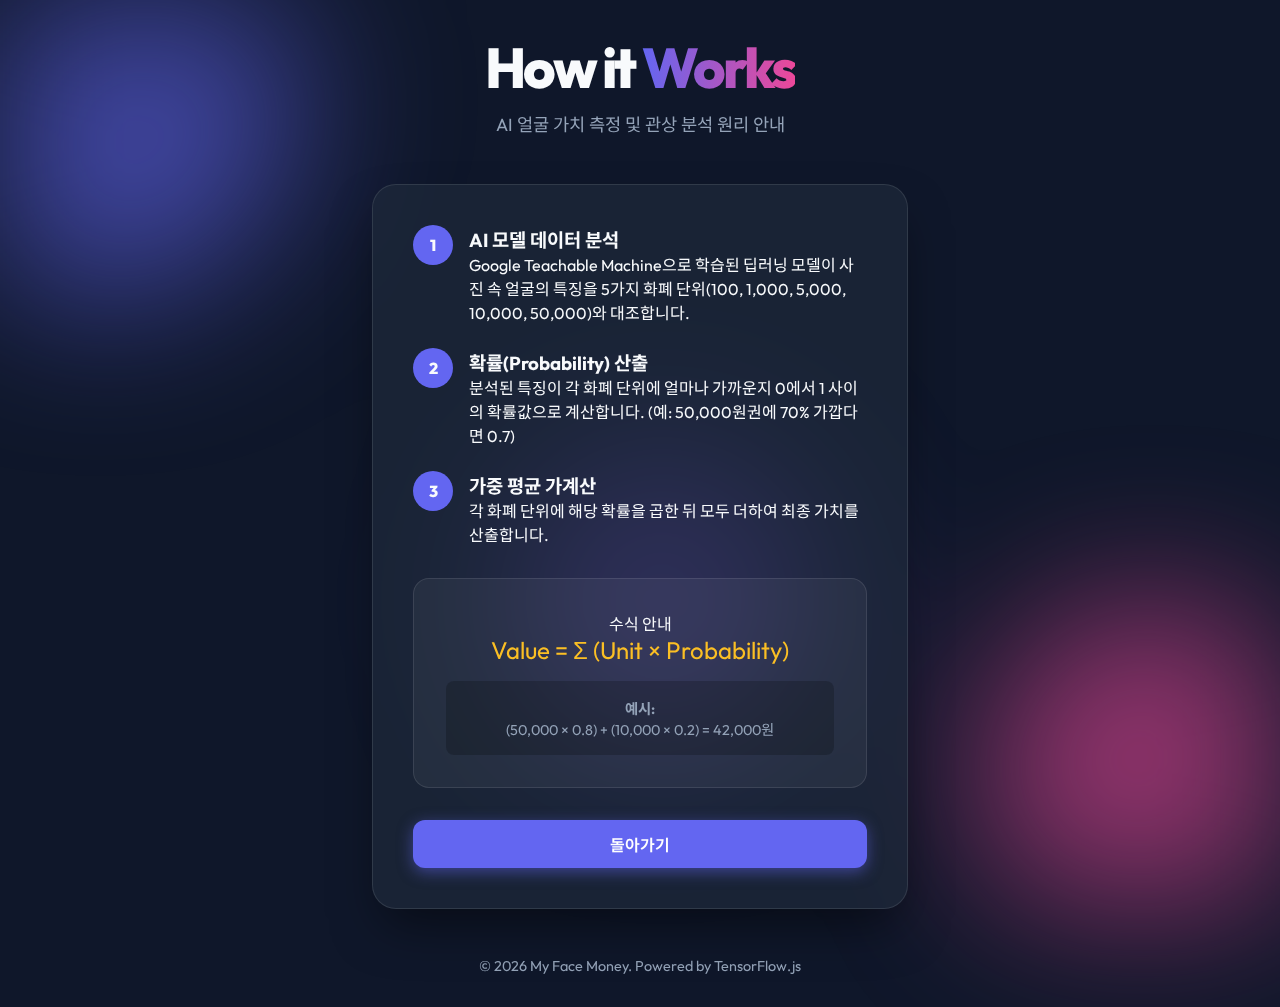
<file: about.html>
<!DOCTYPE html>
<html lang="ko">

<head>
    <!-- Google tag (gtag.js) -->
    <script async src="https://www.googletagmanager.com/gtag/js?id=G-MSCW086CJY"></script>
    <script>
        window.dataLayer = window.dataLayer || [];
        function gtag() { dataLayer.push(arguments); }
        gtag('js', new Date());

        gtag('config', 'G-MSCW086CJY');
    </script>
    <meta charset="UTF-8">
    <meta name="viewport" content="width=device-width, initial-scale=1.0">
    <title>계산 방식 안내 - My Face Money | AI 얼굴 경제 가치 산출</title>
    <meta name="description" content="My Face Money의 AI가 어떻게 얼굴 특징을 분석하고 경제적 가치를 계산하는지, 그 상세한 알고리즘과 방식을 안내합니다.">
    <link rel="canonical" href="https://my-face-money.pages.dev/about.html">
    <meta name="robots" content="index, follow">
    <meta name="theme-color" content="#0f172a">
    <link rel="apple-touch-icon" href="favicon.svg">

    <!-- Open Graph / Facebook -->
    <meta property="og:type" content="website">
    <meta property="og:url" content="https://my-face-money.pages.dev/about.html">
    <meta property="og:title" content="계산 방식 안내 - My Face Money">
    <meta property="og:description" content="My Face Money의 AI가 어떻게 경제적 가치를 계산하는지 그 원리를 확인해보세요.">
    <meta property="og:image" content="https://my-face-money.pages.dev/og-image.webp">
    <meta property="og:locale" content="ko_KR">
    <meta property="og:site_name" content="My Face Money">
    <link rel="stylesheet" href="style.css">
    <link rel="preconnect" href="https://fonts.googleapis.com">
    <link rel="preconnect" href="https://fonts.gstatic.com" crossorigin>
    <link
        href="https://fonts.googleapis.com/css2?family=Outfit:wght@300;400;600;800&family=Noto+Sans+KR:wght@300;400;700&display=swap"
        rel="stylesheet" media="print" onload="this.media='all'">

    <!-- Favicon across all formats -->
    <link rel="icon" href="favicon.svg" type="image/svg+xml">
    <link rel="icon" href="favicon.svg" sizes="any">
    <link rel="shortcut icon" href="favicon.svg" type="image/x-icon">
    <link rel="apple-touch-icon" href="favicon.svg">
    <style>
        .formula-card {
            background: rgba(255, 255, 255, 0.05);
            border-radius: 16px;
            padding: 2rem;
            margin: 2rem 0;
            border: 1px solid var(--glass-border);
            text-align: center;
        }

        .math-text {
            font-size: 1.5rem;
            font-family: 'Outfit', sans-serif;
            color: #fbbf24;
            margin-bottom: 1rem;
        }

        .step-list {
            text-align: left;
            list-style: none;
            counter-reset: step-counter;
        }

        .step-item {
            position: relative;
            padding-left: 3.5rem;
            margin-bottom: 1.5rem;
        }

        .step-item::before {
            content: counter(step-counter);
            counter-increment: step-counter;
            position: absolute;
            left: 0;
            top: 0;
            width: 2.5rem;
            height: 2.5rem;
            background: var(--primary);
            border-radius: 50%;
            display: flex;
            justify-content: center;
            align-items: center;
            font-weight: 800;
        }

        .example-box {
            background: rgba(0, 0, 0, 0.2);
            padding: 1rem;
            border-radius: 8px;
            font-size: 0.9rem;
            color: var(--text-muted);
            margin-top: 1rem;
        }
    </style>
    <script type="text/javascript">
        (function (c, l, a, r, i, t, y) {
            c[a] = c[a] || function () { (c[a].q = c[a].q || []).push(arguments) };
            t = l.createElement(r); t.async = 1; t.src = "https://www.clarity.ms/tag/" + i;
            y = l.getElementsByTagName(r)[0]; y.parentNode.insertBefore(t, y);
        })(window, document, "clarity", "script", "v2q25vmf5d");
    </script>
    <link rel="icon" type="image/svg+xml" href="favicon.svg">
</head>

<body>
    <div class="background-blobs">
        <div class="blob blob-1"></div>
        <div class="blob blob-2"></div>
        <div class="blob blob-3"></div>
    </div>

    <main class="container">
        <header class="header">
            <h1 class="title">How it <span class="accent">Works</span></h1>
            <p class="subtitle">AI 얼굴 가치 측정 및 관상 분석 원리 안내</p>
        </header>

        <section class="card">
            <div class="step-list">
                <div class="step-item">
                    <h3>AI 모델 데이터 분석</h3>
                    <p>Google Teachable Machine으로 학습된 딥러닝 모델이 사진 속 얼굴의 특징을 5가지 화폐 단위(100, 1,000, 5,000, 10,000, 50,000)와
                        대조합니다.</p>
                </div>
                <div class="step-item">
                    <h3>확률(Probability) 산출</h3>
                    <p>분석된 특징이 각 화폐 단위에 얼마나 가까운지 0에서 1 사이의 확률값으로 계산합니다. (예: 50,000원권에 70% 가깝다면 0.7)</p>
                </div>
                <div class="step-item">
                    <h3>가중 평균 가계산</h3>
                    <p>각 화폐 단위에 해당 확률을 곱한 뒤 모두 더하여 최종 가치를 산출합니다.</p>
                </div>
            </div>

            <div class="formula-card">
                <p>수식 안내</p>
                <div class="math-text">Value = Σ (Unit × Probability)</div>
                <div class="example-box">
                    <strong>예시:</strong><br>
                    (50,000 × 0.8) + (10,000 × 0.2) = 42,000원
                </div>
            </div>

            <button class="btn btn-primary" style="width: 100%" onclick="location.href='index.html'">돌아가기</button>
        </section>

        <footer class="footer">
            <p>&copy; 2026 My Face Money. Powered by TensorFlow.js</p>
        </footer>
    </main>
</body>

</html>
</file>
<file: style.css>
:root {
    --primary: #6366f1;
    --primary-glow: rgba(99, 102, 241, 0.5);
    --secondary: #ec4899;
    --accent: #8b5cf6;
    --bg-dark: #0f172a;
    --card-bg: rgba(30, 41, 59, 0.7);
    --text-main: #f8fafc;
    --text-muted: #94a3b8;
    --glass-border: rgba(255, 255, 255, 0.1);
}

* {
    margin: 0;
    padding: 0;
    box-sizing: border-box;
}

body {
    font-family: 'Outfit', 'Noto Sans KR', sans-serif;
    background-color: var(--bg-dark);
    color: var(--text-main);
    min-height: 100vh;
    overflow-x: hidden;
    display: flex;
    justify-content: center;
    align-items: center;
}

/* Background Blobs for Atmosphere */
.background-blobs {
    position: fixed;
    top: 0;
    left: 0;
    width: 100%;
    height: 100%;
    z-index: -1;
    overflow: hidden;
    filter: blur(80px);
}

.blob {
    position: absolute;
    border-radius: 50%;
    opacity: 0.6;
    animation: move 20s infinite alternate;
}

.blob-1 {
    width: 400px;
    height: 400px;
    background: var(--primary);
    top: -100px;
    left: -100px;
}

.blob-2 {
    width: 350px;
    height: 350px;
    background: var(--secondary);
    bottom: -50px;
    right: -50px;
    animation-delay: -5s;
}

.blob-3 {
    width: 300px;
    height: 300px;
    background: var(--accent);
    top: 50%;
    left: 40%;
    animation-delay: -10s;
}

@keyframes move {
    from {
        transform: translate(0, 0) scale(1);
    }

    to {
        transform: translate(50px, 50px) scale(1.1);
    }
}

.container {
    width: 100%;
    max-width: 600px;
    padding: 2rem;
    z-index: 1;
}

.header {
    text-align: center;
    margin-bottom: 3rem;
}

.title {
    font-size: 3.5rem;
    font-weight: 800;
    letter-spacing: -0.05em;
    margin-bottom: 0.5rem;
}

.accent {
    background: linear-gradient(to right, var(--primary), var(--secondary));
    -webkit-background-clip: text;
    background-clip: text;
    -webkit-text-fill-color: transparent;
}

.subtitle {
    font-size: 1.1rem;
    color: var(--text-muted);
}

.card {
    background: var(--card-bg);
    backdrop-filter: blur(12px);
    -webkit-backdrop-filter: blur(12px);
    border: 1px solid var(--glass-border);
    border-radius: 24px;
    padding: 2.5rem;
    box-shadow: 0 25px 50px -12px rgba(0, 0, 0, 0.5);
    transition: transform 0.3s ease;
}

.upload-area {
    position: relative;
    border: 2px dashed var(--glass-border);
    border-radius: 20px;
    padding: 3rem 2rem;
    text-align: center;
    cursor: pointer;
    transition: all 0.3s ease;
    overflow: hidden;
}

.upload-area:hover {
    border-color: var(--primary);
    background: rgba(99, 102, 241, 0.05);
}

.icon-box {
    margin-bottom: 1.5rem;
    color: var(--primary);
}

.upload-text {
    margin-bottom: 2rem;
    color: var(--text-muted);
}

.btn {
    padding: 0.75rem 2rem;
    border-radius: 12px;
    font-weight: 600;
    cursor: pointer;
    transition: all 0.3s ease;
    border: none;
    font-family: inherit;
    font-size: 1rem;
}

.btn-primary {
    background: var(--primary);
    color: white;
    box-shadow: 0 4px 15px var(--primary-glow);
}

.btn-primary:hover {
    transform: translateY(-2px);
    box-shadow: 0 8px 25px var(--primary-glow);
}

.btn-secondary {
    background: transparent;
    border: 1px solid var(--glass-border);
    color: var(--text-main);
    margin-top: 2rem;
    width: 100%;
}

.btn-secondary:hover {
    background: rgba(255, 255, 255, 0.05);
}

/* Preview Styles */
.preview-container {
    position: relative;
    width: 100%;
    aspect-ratio: 1;
    border-radius: 16px;
    overflow: hidden;
    margin-top: 1rem;
}

#face-preview {
    width: 100%;
    height: 100%;
    object-fit: cover;
}

.scanning-line {
    position: absolute;
    top: 0;
    left: 0;
    width: 100%;
    height: 4px;
    background: linear-gradient(to right, transparent, var(--primary), transparent);
    box-shadow: 0 0 15px var(--primary);
    animation: scan 2s linear infinite;
}

@keyframes scan {
    0% {
        top: 0;
    }

    100% {
        top: 100%;
    }
}

/* Results Styles */
.result-area {
    margin-top: 2rem;
    animation: fadeIn 0.5s ease-out;
}

.result-title,
.result-subtitle {
    font-size: 1.1rem;
    margin-bottom: 1.25rem;
    text-align: center;
    color: var(--text-muted);
}

.result-summary {
    background: rgba(99, 102, 241, 0.1);
    border-radius: 20px;
    padding: 2rem 1rem;
    margin-bottom: 2.5rem;
    border: 1px solid rgba(99, 102, 241, 0.2);
    text-align: center;
}

.total-value {
    font-size: 2rem;
    font-weight: 800;
    color: var(--text-main);
}

#money-value {
    color: #fbbf24;
    text-shadow: 0 0 20px rgba(251, 191, 36, 0.4);
    font-size: 2.8rem;
    margin: 0 0.25rem;
}

.comparison-container {
    position: relative;
    width: 100%;
    max-width: 500px;
    margin: 0 auto 3rem auto;
    display: flex;
    justify-content: center;
    align-items: center;
    overflow: hidden;
    border-radius: 12px;
    container-type: inline-size;
}

.money-img {
    width: 100%;
    height: auto;
    display: block;
    filter: brightness(0.9) contrast(1.1);
}

.face-frame {
    position: absolute;
    /* Positioned on the right side of the banknote */
    right: 12%;
    top: 50%;
    transform: translateY(-50%);
    width: 29.75%;
    /* 85% of previous 35% */
    aspect-ratio: 1 / 1.4;
    z-index: 2;
}

.money-overlay {
    position: absolute;
    left: 7%;
    bottom: 8%;
    font-size: 8.0cqw;
    font-weight: 800;
    color: #3d9180;
    font-family: 'Roboto Mono', monospace;
    letter-spacing: -0.05em;
    -webkit-text-stroke: 0.3cqw #183722;
    z-index: 2;
}

.processed-face {
    width: 100%;
    height: 100%;
    object-fit: cover;
    border-radius: 50%;
    /* Perfect oval given the aspect ratio */
    /* Even lighter, more subtle green tone */
    filter: sepia(20%) hue-rotate(95deg) saturate(0.8) brightness(1.2) contrast(1.0);
    border: 1px solid rgba(255, 255, 255, 0.3);
    box-shadow: 0 0 10px rgba(0, 0, 0, 0.1);
    mix-blend-mode: multiply;
    opacity: 0.9;
}

.label-container {
    display: flex;
    flex-direction: column;
    gap: 1.25rem;
}

.result-item {
    display: flex;
    flex-direction: column;
    gap: 0.5rem;
}

.result-label-row {
    display: flex;
    justify-content: space-between;
    font-weight: 600;
}

.progress-bar-bg {
    height: 12px;
    background: rgba(255, 255, 255, 0.05);
    border-radius: 6px;
    overflow: hidden;
}

.progress-bar-fill {
    height: 100%;
    background: linear-gradient(to right, var(--primary), var(--accent));
    width: 0%;
    transition: width 1s cubic-bezier(0.17, 0.67, 0.83, 0.67);
    box-shadow: 0 0 10px var(--primary-glow);
}

.loading-overlay {
    display: flex;
    flex-direction: column;
    align-items: center;
    gap: 1.5rem;
    padding: 2rem;
}

.spinner {
    width: 40px;
    height: 40px;
    border: 4px solid rgba(255, 255, 255, 0.1);
    border-top-color: var(--primary);
    border-radius: 50%;
    animation: spin 1s linear infinite;
}

@keyframes spin {
    to {
        transform: rotate(360deg);
    }
}

.hidden {
    display: none !important;
}

@keyframes fadeIn {
    from {
        opacity: 0;
        transform: translateY(10px);
    }

    to {
        opacity: 1;
        transform: translateY(0);
    }
}



.coming-soon-section {
    margin-top: 2rem;
    padding: 1.5rem 2.5rem;
}

.section-title {
    font-size: 1.2rem;
    font-weight: 700;
    margin-bottom: 1.5rem;
    text-align: center;
    color: var(--primary);
    text-transform: uppercase;
    letter-spacing: 0.1em;
}

.currency-grid {
    display: grid;
    grid-template-columns: 1fr 1fr;
    gap: 1rem;
}

.currency-item {
    background: rgba(255, 255, 255, 0.03);
    border: 1px solid var(--glass-border);
    border-radius: 12px;
    padding: 1rem;
    display: flex;
    flex-direction: column;
    align-items: center;
    gap: 0.5rem;
    transition: all 0.3s ease;
}

.currency-item.disabled {
    opacity: 0.5;
    filter: grayscale(0.5);
    cursor: not-allowed;
}

.currency-item .flag {
    font-size: 2rem;
}

.currency-item span {
    font-size: 0.85rem;
    color: var(--text-muted);
}

.footer {
    text-align: center;
    margin-top: 3rem;
    color: var(--text-muted);
    font-size: 0.9rem;
}

/* Share Section */
.share-section {
    margin-top: 3rem;
    text-align: center;
    border-top: 1px solid var(--glass-border);
    padding-top: 2rem;
}

.share-title {
    font-size: 0.9rem;
    color: var(--text-muted);
    margin-bottom: 1.5rem;
    text-transform: uppercase;
    letter-spacing: 0.1em;
}

.share-buttons {
    display: flex;
    justify-content: center;
    gap: 1rem;
}

.share-btn {
    width: 50px;
    height: 50px;
    border-radius: 50%;
    border: 1px solid var(--glass-border);
    background: rgba(255, 255, 255, 0.05);
    display: flex;
    justify-content: center;
    align-items: center;
    cursor: pointer;
    transition: all 0.3s ease;
    color: var(--text-main);
    padding: 0;
}

.share-btn:hover {
    transform: translateY(-5px);
    background: rgba(255, 255, 255, 0.1);
}

.share-btn.kakao {
    background: #FEE500;
    color: #000000;
    border: none;
}

.share-btn.twitter {
    background: #000000;
    color: #ffffff;
    border: 1px solid rgba(255, 255, 255, 0.2);
    font-weight: 800;
}

.share-btn.facebook {
    background: #1877F2;
    color: #ffffff;
    border: none;
    font-size: 1.5rem;
    font-weight: 800;
}

.share-btn.copy-link {
    background: var(--primary);
    color: #ffffff;
    border: none;
}

.share-btn svg {
    display: block;
}

/* Mobile Adjustments */
@media (max-width: 480px) {
    .container {
        padding: 1rem;
    }

    .card {
        padding: 1.5rem;
    }

    .title {
        font-size: 2.5rem;
    }

    .total-value {
        font-size: 1.5rem;
    }

    #money-value {
        font-size: 2.2rem;
    }

    .currency-grid {
        grid-template-columns: 1fr;
    }
}
</file>
